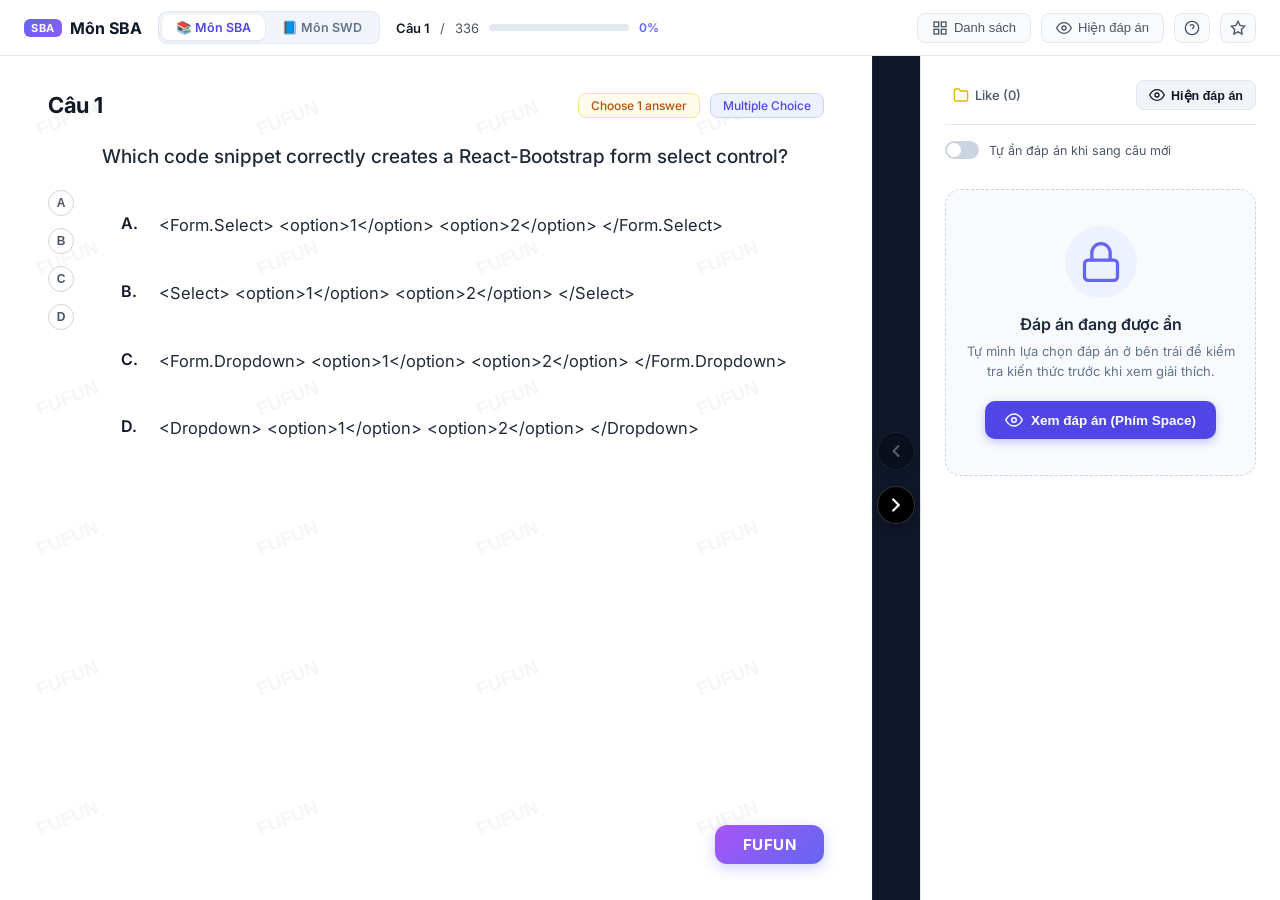
<file: index.html>
<!DOCTYPE html>
<html lang="vi">
<head>
  <meta charset="UTF-8">
  <meta name="viewport" content="width=device-width, initial-scale=1.0">
  <title>Ôn Luyện Trắc Nghiệm - Môn SBA & SWD</title>
  <link rel="preconnect" href="https://fonts.googleapis.com">
  <link rel="preconnect" href="https://fonts.gstatic.com" crossorigin>
  <link href="https://fonts.googleapis.com/css2?family=Inter:wght@400;500;600;700&display=swap" rel="stylesheet">
  <link rel="stylesheet" href="style.css">
</head>
<body>
  <!-- Top Navigation Bar -->
  <header class="app-header">
    <div class="header-left">
      <div class="brand">
        <span class="brand-badge">SBA</span>
        <span class="brand-title">Môn SBA</span>
      </div>

      <!-- Subject Switcher Tabs -->
      <nav class="subject-switcher">
        <a href="sba.html" class="subject-tab active" title="Trang luyện tập môn SBA (336 câu)">📚 Môn SBA</a>
        <a href="swd.html" class="subject-tab" title="Trang luyện tập môn SWD (346 câu)">📘 Môn SWD</a>
      </nav>

      <div class="progress-info">
        <span id="current-index-display">Câu 1</span> / <span id="total-count-display">336</span>
        <div class="progress-bar-container">
          <div class="progress-bar-fill" id="progress-bar-fill" style="width: 1%;"></div>
        </div>
        <span class="progress-percent" id="progress-percent">0%</span>
      </div>
    </div>

    <div class="header-center">
      <div class="score-summary" id="score-summary">
        <span class="score-pill correct" title="Số câu làm đúng">
          <svg width="14" height="14" viewBox="0 0 24 24" fill="none" stroke="currentColor" stroke-width="2.5"><polyline points="20 6 9 17 4 12"></polyline></svg>
          <span id="stat-correct">0</span>
        </span>
        <span class="score-pill wrong" title="Số câu làm sai">
          <svg width="14" height="14" viewBox="0 0 24 24" fill="none" stroke="currentColor" stroke-width="2.5"><line x1="18" y1="6" x2="6" y2="18"></line><line x1="6" y1="6" x2="18" y2="18"></line></svg>
          <span id="stat-wrong">0</span>
        </span>
      </div>
    </div>

    <div class="header-right">
      <button class="nav-btn" id="btn-open-grid" title="Danh sách câu hỏi (Phím G)">
        <svg width="16" height="16" viewBox="0 0 24 24" fill="none" stroke="currentColor" stroke-width="2"><rect x="3" y="3" width="7" height="7"></rect><rect x="14" y="3" width="7" height="7"></rect><rect x="14" y="14" width="7" height="7"></rect><rect x="3" y="14" width="7" height="7"></rect></svg>
        <span>Danh sách</span>
      </button>

      <button class="nav-btn" id="btn-toggle-answer-top" title="Ẩn/Hiện đáp án (Phím Space hoặc H)">
        <svg id="icon-eye-top" width="16" height="16" viewBox="0 0 24 24" fill="none" stroke="currentColor" stroke-width="2"><path d="M1 12s4-8 11-8 11 8 11 8-4 8-11 8-11-8-11-8z"></path><circle cx="12" cy="12" r="3"></circle></svg>
        <span id="text-toggle-answer-top">Hiện đáp án</span>
      </button>

      <button class="nav-btn icon-only" id="btn-shortcuts" title="Phím tắt trợ giúp (?)">
        <svg width="16" height="16" viewBox="0 0 24 24" fill="none" stroke="currentColor" stroke-width="2"><circle cx="12" cy="12" r="10"></circle><path d="M9.09 9a3 3 0 0 1 5.83 1c0 2-3 3-3 3"></path><line x1="12" y1="17" x2="12.01" y2="17"></line></svg>
      </button>

      <button class="nav-btn icon-only" id="btn-bookmark" title="Đánh dấu câu hỏi này">
        <svg id="icon-star" width="16" height="16" viewBox="0 0 24 24" fill="none" stroke="currentColor" stroke-width="2"><polygon points="12 2 15.09 8.26 22 9.27 17 14.14 18.18 21.02 12 17.77 5.82 21.02 7 14.14 2 9.27 8.91 8.26 12 2"></polygon></svg>
      </button>
    </div>
  </header>

  <!-- Main Study Workspace -->
  <main class="study-container" id="study-container">
    
    <!-- LEFT PANEL: QUESTION AREA (Nền trắng, chữ đen, font như ảnh) -->
    <section class="question-panel" id="question-panel">
      <!-- Watermark background (như ảnh) -->
      <div class="watermark-overlay" id="watermark-bg"></div>

      <!-- Question Header -->
      <div class="question-header">
        <div class="question-title-wrap">
          <h2 class="question-number" id="question-number">Câu 1</h2>
        </div>
        <div class="question-badges">
          <span class="badge badge-yellow">Choose 1 answer</span>
          <span class="badge badge-blue">Multiple Choice</span>
        </div>
      </div>

      <!-- Question Body with Choice selector column -->
      <div class="question-content-layout">
        <!-- Floating Letter Indicators Column (A, B, C, D như ảnh) -->
        <div class="letters-column" id="letters-column">
          <!-- Populated dynamically -->
        </div>

        <!-- Question Prompt & Options -->
        <div class="question-main-content">
          <div class="question-text" id="question-text">
            Đang tải câu hỏi môn SBA...
          </div>

          <div class="options-list" id="options-list">
            <!-- Dynamically populated choices -->
          </div>
        </div>
      </div>

      <!-- Bottom Brand / Floating pill như ảnh (FUFUN) -->
      <div class="question-footer">
        <div class="fufun-pill" id="fufun-pill" title="Nền tảng học tập">
          FUFUN
        </div>
      </div>
    </section>

    <!-- MIDDLE DIVIDER: DARK STRIP WITH NEXT ARROW BUTTON (như ảnh) -->
    <aside class="divider-strip">
      <div class="divider-controls">
        <button class="divider-nav-btn prev-btn" id="btn-prev" title="Câu trước (Phím ←)">
          <svg width="20" height="20" viewBox="0 0 24 24" fill="none" stroke="currentColor" stroke-width="2.5" stroke-linecap="round" stroke-linejoin="round">
            <polyline points="15 18 9 12 15 6"></polyline>
          </svg>
        </button>
        <button class="divider-nav-btn next-btn" id="btn-next" title="Câu tiếp theo (Phím → hoặc Enter)">
          <svg width="22" height="22" viewBox="0 0 24 24" fill="none" stroke="currentColor" stroke-width="2.5" stroke-linecap="round" stroke-linejoin="round">
            <polyline points="9 18 15 12 9 6"></polyline>
          </svg>
        </button>
      </div>
    </aside>

    <!-- RIGHT PANEL: ANSWER & EXPLANATION (Có thể ẩn / hiện) -->
    <aside class="answer-panel" id="answer-panel">
      
      <!-- Right Panel Header -->
      <div class="answer-header">
        <div class="like-counter" id="like-counter" title="Like / Thích">
          <svg width="16" height="16" viewBox="0 0 24 24" fill="none" stroke="#eab308" stroke-width="2"><path d="M22 19a2 2 0 0 1-2 2H4a2 2 0 0 1-2-2V5a2 2 0 0 1 2-2h5l2 3h9a2 2 0 0 1 2 2z"></path></svg>
          <span>Like (0)</span>
        </div>

        <div class="answer-actions">
          <button class="toggle-answer-btn" id="btn-toggle-answer" title="Bật/Tắt ẩn hiện đáp án">
            <svg id="icon-eye-panel" width="16" height="16" viewBox="0 0 24 24" fill="none" stroke="currentColor" stroke-width="2"><path d="M1 12s4-8 11-8 11 8 11 8-4 8-11 8-11-8-11-8z"></path><circle cx="12" cy="12" r="3"></circle></svg>
            <span id="text-toggle-answer">Ẩn đáp án</span>
          </button>
        </div>
      </div>

      <!-- Auto-hide setting switch -->
      <div class="auto-hide-setting">
        <label class="switch-label">
          <input type="checkbox" id="chk-auto-hide">
          <span class="switch-slider"></span>
          <span class="switch-text">Tự ẩn đáp án khi sang câu mới</span>
        </label>
      </div>

      <!-- State 1: Answer is HIDDEN -->
      <div class="answer-hidden-card" id="answer-hidden-card">
        <div class="hidden-shield-icon">
          <svg width="44" height="44" viewBox="0 0 24 24" fill="none" stroke="#6366f1" stroke-width="1.8"><rect x="3" y="11" width="18" height="11" rx="2" ry="2"></rect><path d="M7 11V7a5 5 0 0 1 10 0v4"></path></svg>
        </div>
        <h3>Đáp án đang được ẩn</h3>
        <p>Tự mình lựa chọn đáp án ở bên trái để kiểm tra kiến thức trước khi xem giải thích.</p>
        <button class="btn-reveal-answer" id="btn-reveal-answer">
          <svg width="18" height="18" viewBox="0 0 24 24" fill="none" stroke="currentColor" stroke-width="2"><path d="M1 12s4-8 11-8 11 8 11 8-4 8-11 8-11-8-11-8z"></path><circle cx="12" cy="12" r="3"></circle></svg>
          <span>Xem đáp án (Phím Space)</span>
        </button>
      </div>

      <!-- State 2: Answer is SHOWN (Giao diện như ảnh với card tác giả + giải thích) -->
      <div class="answer-visible-content" id="answer-visible-content">
        
        <!-- Author / Comment Card (Đúng chuẩn style trong ảnh: Dat Tran / c / 09/11/26 22:59) -->
        <div class="author-comment-card">
          <div class="author-avatar" id="author-avatar">D</div>
          <div class="author-comment-body">
            <div class="author-name" id="author-name">Dat Tran</div>
            <div class="author-comment-text" id="author-comment-text">c</div>
          </div>
        </div>
        <div class="comment-timestamp" id="comment-timestamp">09/11/26 22:59</div>

        <!-- Detailed Breakdown Box -->
        <div class="detailed-solution-box">
          <div class="solution-header">
            <div class="solution-badge-label">
              <svg width="16" height="16" viewBox="0 0 24 24" fill="none" stroke="#16a34a" stroke-width="2.5"><polyline points="20 6 9 17 4 12"></polyline></svg>
              <span>Đáp án chính xác:</span>
              <strong class="correct-letter-badge" id="correct-letter-badge">A</strong>
            </div>
          </div>

          <div class="correct-text-content" id="correct-text-content">
            Nội dung đáp án
          </div>

          <div class="explanation-section" id="explanation-section">
            <div class="explanation-title">
              <svg width="16" height="16" viewBox="0 0 24 24" fill="none" stroke="currentColor" stroke-width="2"><circle cx="12" cy="12" r="10"></circle><line x1="12" y1="16" x2="12" y2="12"></line><line x1="12" y1="8" x2="12.01" y2="8"></line></svg>
              <span>Giải thích chi tiết</span>
            </div>
            <div class="explanation-body" id="explanation-body">
              Giải thích ở đây...
            </div>
          </div>

          <!-- User result notice -->
          <div class="user-result-feedback" id="user-result-feedback">
            <!-- Populated on user selection -->
          </div>
        </div>

      </div>

    </aside>

  </main>

  <!-- Question Grid Drawer / Modal -->
  <div class="modal-overlay" id="grid-modal">
    <div class="modal-card">
      <div class="modal-header">
        <h3 id="grid-title">Danh Sách Câu Hỏi - Môn SBA (336 câu)</h3>
        <button class="modal-close-btn" id="btn-close-grid">&times;</button>
      </div>

      <div class="modal-filters">
        <input type="text" id="search-questions-input" placeholder="Tìm kiếm nội dung câu hỏi..." class="search-input">
        <div class="filter-pills">
          <button class="filter-pill active" data-filter="all">Tất cả (336)</button>
          <button class="filter-pill" data-filter="unanswered">Chưa làm</button>
          <button class="filter-pill" data-filter="correct">Làm đúng</button>
          <button class="filter-pill" data-filter="wrong">Làm sai</button>
          <button class="filter-pill" data-filter="bookmarked">Đã đánh dấu</button>
        </div>
      </div>

      <div class="questions-grid-container" id="questions-grid-container">
        <!-- Buttons generated dynamically -->
      </div>

      <div class="modal-footer">
        <button class="btn-secondary" id="btn-reset-progress">Xóa kết quả làm lại từ đầu</button>
        <button class="btn-primary" id="btn-close-grid-footer">Đóng</button>
      </div>
    </div>
  </div>

  <!-- Keyboard Shortcuts Modal -->
  <div class="modal-overlay" id="shortcuts-modal">
    <div class="modal-card modal-sm">
      <div class="modal-header">
        <h3>Phím Tắt Học Nhanh</h3>
        <button class="modal-close-btn" id="btn-close-shortcuts">&times;</button>
      </div>
      <div class="shortcuts-list">
        <div class="shortcut-item">
          <span class="keys"><kbd>→</kbd> hoặc <kbd>Enter</kbd></span>
          <span class="desc">Chuyển sang câu tiếp theo</span>
        </div>
        <div class="shortcut-item">
          <span class="keys"><kbd>←</kbd></span>
          <span class="desc">Quay lại câu trước</span>
        </div>
        <div class="shortcut-item">
          <span class="keys"><kbd>Space</kbd> hoặc <kbd>H</kbd></span>
          <span class="desc">Bật / Tắt Ẩn/Hiện đáp án</span>
        </div>
        <div class="shortcut-item">
          <span class="keys"><kbd>1</kbd>, <kbd>2</kbd>, <kbd>3</kbd>, <kbd>4</kbd> hoặc <kbd>A</kbd>, <kbd>B</kbd>, <kbd>C</kbd>, <kbd>D</kbd></span>
          <span class="desc">Chọn đáp án tương ứng</span>
        </div>
        <div class="shortcut-item">
          <span class="keys"><kbd>G</kbd></span>
          <span class="desc">Mở danh sách câu hỏi</span>
        </div>
        <div class="shortcut-item">
          <span class="keys"><kbd>F</kbd> hoặc <kbd>B</kbd></span>
          <span class="desc">Đánh dấu (Bookmark) câu hỏi</span>
        </div>
      </div>
    </div>
  </div>

  <!-- SBA DATA & APP SCRIPT -->
  <script>window.SUBJECT_ID = 'sba';</script>
  <script src="data_sba.js"></script>
  <script src="app.js"></script>
</body>
</html>
</file>
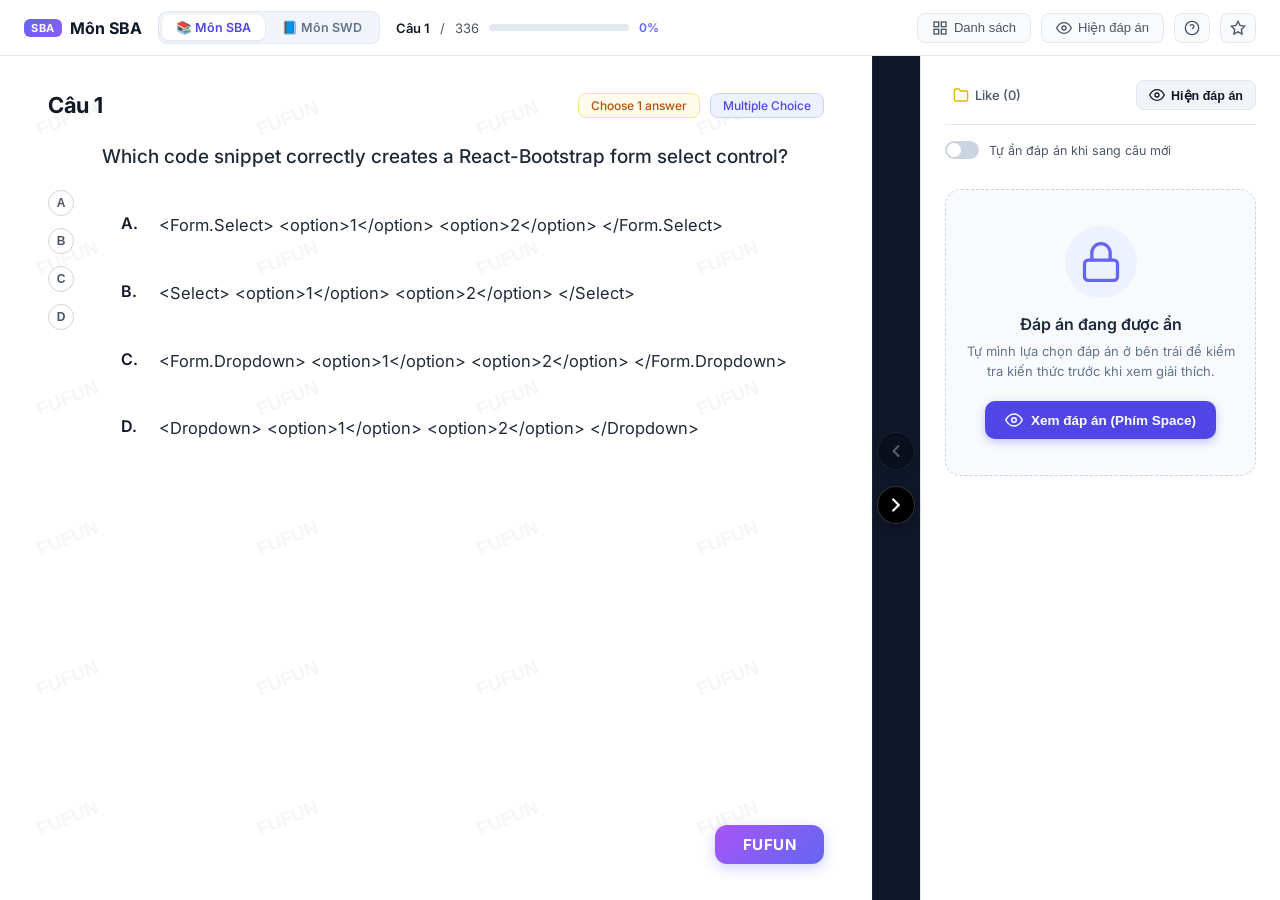
<file: sba.html>
<!DOCTYPE html>
<html lang="vi">
<head>
  <meta charset="UTF-8">
  <meta name="viewport" content="width=device-width, initial-scale=1.0">
  <title>Ôn Luyện Môn SBA (336 câu) - Quiz Study</title>
  <link rel="preconnect" href="https://fonts.googleapis.com">
  <link rel="preconnect" href="https://fonts.gstatic.com" crossorigin>
  <link href="https://fonts.googleapis.com/css2?family=Inter:wght@400;500;600;700&display=swap" rel="stylesheet">
  <link rel="stylesheet" href="style.css">
</head>
<body>
  <!-- Top Navigation Bar -->
  <header class="app-header">
    <div class="header-left">
      <div class="brand">
        <span class="brand-badge">SBA</span>
        <span class="brand-title">Môn SBA</span>
      </div>

      <!-- Subject Switcher Tabs -->
      <nav class="subject-switcher">
        <a href="sba.html" class="subject-tab active" title="Trang luyện tập môn SBA">📚 Môn SBA</a>
        <a href="swd.html" class="subject-tab" title="Trang luyện tập môn SWD">📘 Môn SWD</a>
      </nav>

      <div class="progress-info">
        <span id="current-index-display">Câu 1</span> / <span id="total-count-display">336</span>
        <div class="progress-bar-container">
          <div class="progress-bar-fill" id="progress-bar-fill" style="width: 1%;"></div>
        </div>
        <span class="progress-percent" id="progress-percent">0%</span>
      </div>
    </div>

    <div class="header-center">
      <div class="score-summary" id="score-summary">
        <span class="score-pill correct" title="Số câu làm đúng">
          <svg width="14" height="14" viewBox="0 0 24 24" fill="none" stroke="currentColor" stroke-width="2.5"><polyline points="20 6 9 17 4 12"></polyline></svg>
          <span id="stat-correct">0</span>
        </span>
        <span class="score-pill wrong" title="Số câu làm sai">
          <svg width="14" height="14" viewBox="0 0 24 24" fill="none" stroke="currentColor" stroke-width="2.5"><line x1="18" y1="6" x2="6" y2="18"></line><line x1="6" y1="6" x2="18" y2="18"></line></svg>
          <span id="stat-wrong">0</span>
        </span>
      </div>
    </div>

    <div class="header-right">
      <button class="nav-btn" id="btn-open-grid" title="Danh sách câu hỏi (Phím G)">
        <svg width="16" height="16" viewBox="0 0 24 24" fill="none" stroke="currentColor" stroke-width="2"><rect x="3" y="3" width="7" height="7"></rect><rect x="14" y="3" width="7" height="7"></rect><rect x="14" y="14" width="7" height="7"></rect><rect x="3" y="14" width="7" height="7"></rect></svg>
        <span>Danh sách</span>
      </button>

      <button class="nav-btn" id="btn-toggle-answer-top" title="Ẩn/Hiện đáp án (Phím Space hoặc H)">
        <svg id="icon-eye-top" width="16" height="16" viewBox="0 0 24 24" fill="none" stroke="currentColor" stroke-width="2"><path d="M1 12s4-8 11-8 11 8 11 8-4 8-11 8-11-8-11-8z"></path><circle cx="12" cy="12" r="3"></circle></svg>
        <span id="text-toggle-answer-top">Hiện đáp án</span>
      </button>

      <button class="nav-btn icon-only" id="btn-shortcuts" title="Phím tắt trợ giúp (?)">
        <svg width="16" height="16" viewBox="0 0 24 24" fill="none" stroke="currentColor" stroke-width="2"><circle cx="12" cy="12" r="10"></circle><path d="M9.09 9a3 3 0 0 1 5.83 1c0 2-3 3-3 3"></path><line x1="12" y1="17" x2="12.01" y2="17"></line></svg>
      </button>

      <button class="nav-btn icon-only" id="btn-bookmark" title="Đánh dấu câu hỏi này">
        <svg id="icon-star" width="16" height="16" viewBox="0 0 24 24" fill="none" stroke="currentColor" stroke-width="2"><polygon points="12 2 15.09 8.26 22 9.27 17 14.14 18.18 21.02 12 17.77 5.82 21.02 7 14.14 2 9.27 8.91 8.26 12 2"></polygon></svg>
      </button>
    </div>
  </header>

  <!-- Main Study Workspace -->
  <main class="study-container" id="study-container">
    
    <!-- LEFT PANEL: QUESTION AREA (Nền trắng, chữ đen, font như ảnh) -->
    <section class="question-panel" id="question-panel">
      <!-- Watermark background (như ảnh) -->
      <div class="watermark-overlay" id="watermark-bg"></div>

      <!-- Question Header -->
      <div class="question-header">
        <div class="question-title-wrap">
          <h2 class="question-number" id="question-number">Câu 1</h2>
        </div>
        <div class="question-badges">
          <span class="badge badge-yellow">Choose 1 answer</span>
          <span class="badge badge-blue">Multiple Choice</span>
        </div>
      </div>

      <!-- Question Body with Choice selector column -->
      <div class="question-content-layout">
        <!-- Floating Letter Indicators Column (A, B, C, D như ảnh) -->
        <div class="letters-column" id="letters-column">
          <!-- Populated dynamically -->
        </div>

        <!-- Question Prompt & Options -->
        <div class="question-main-content">
          <div class="question-text" id="question-text">
            Đang tải câu hỏi...
          </div>

          <div class="options-list" id="options-list">
            <!-- Dynamically populated choices -->
          </div>
        </div>
      </div>

      <!-- Bottom Brand / Floating pill như ảnh (FUFUN) -->
      <div class="question-footer">
        <div class="fufun-pill" id="fufun-pill" title="Nền tảng học tập">
          FUFUN
        </div>
      </div>
    </section>

    <!-- MIDDLE DIVIDER: DARK STRIP WITH NEXT ARROW BUTTON (như ảnh) -->
    <aside class="divider-strip">
      <div class="divider-controls">
        <button class="divider-nav-btn prev-btn" id="btn-prev" title="Câu trước (Phím ←)">
          <svg width="20" height="20" viewBox="0 0 24 24" fill="none" stroke="currentColor" stroke-width="2.5" stroke-linecap="round" stroke-linejoin="round">
            <polyline points="15 18 9 12 15 6"></polyline>
          </svg>
        </button>
        <button class="divider-nav-btn next-btn" id="btn-next" title="Câu tiếp theo (Phím → hoặc Enter)">
          <svg width="22" height="22" viewBox="0 0 24 24" fill="none" stroke="currentColor" stroke-width="2.5" stroke-linecap="round" stroke-linejoin="round">
            <polyline points="9 18 15 12 9 6"></polyline>
          </svg>
        </button>
      </div>
    </aside>

    <!-- RIGHT PANEL: ANSWER & EXPLANATION (Có thể ẩn / hiện) -->
    <aside class="answer-panel" id="answer-panel">
      
      <!-- Right Panel Header -->
      <div class="answer-header">
        <div class="like-counter" id="like-counter" title="Like / Thích">
          <svg width="16" height="16" viewBox="0 0 24 24" fill="none" stroke="#eab308" stroke-width="2"><path d="M22 19a2 2 0 0 1-2 2H4a2 2 0 0 1-2-2V5a2 2 0 0 1 2-2h5l2 3h9a2 2 0 0 1 2 2z"></path></svg>
          <span>Like (0)</span>
        </div>

        <div class="answer-actions">
          <button class="toggle-answer-btn" id="btn-toggle-answer" title="Bật/Tắt ẩn hiện đáp án">
            <svg id="icon-eye-panel" width="16" height="16" viewBox="0 0 24 24" fill="none" stroke="currentColor" stroke-width="2"><path d="M1 12s4-8 11-8 11 8 11 8-4 8-11 8-11-8-11-8z"></path><circle cx="12" cy="12" r="3"></circle></svg>
            <span id="text-toggle-answer">Ẩn đáp án</span>
          </button>
        </div>
      </div>

      <!-- Auto-hide setting switch -->
      <div class="auto-hide-setting">
        <label class="switch-label">
          <input type="checkbox" id="chk-auto-hide">
          <span class="switch-slider"></span>
          <span class="switch-text">Tự ẩn đáp án khi sang câu mới</span>
        </label>
      </div>

      <!-- State 1: Answer is HIDDEN -->
      <div class="answer-hidden-card" id="answer-hidden-card">
        <div class="hidden-shield-icon">
          <svg width="44" height="44" viewBox="0 0 24 24" fill="none" stroke="#6366f1" stroke-width="1.8"><rect x="3" y="11" width="18" height="11" rx="2" ry="2"></rect><path d="M7 11V7a5 5 0 0 1 10 0v4"></path></svg>
        </div>
        <h3>Đáp án đang được ẩn</h3>
        <p>Tự mình lựa chọn đáp án ở bên trái để kiểm tra kiến thức trước khi xem giải thích.</p>
        <button class="btn-reveal-answer" id="btn-reveal-answer">
          <svg width="18" height="18" viewBox="0 0 24 24" fill="none" stroke="currentColor" stroke-width="2"><path d="M1 12s4-8 11-8 11 8 11 8-4 8-11 8-11-8-11-8z"></path><circle cx="12" cy="12" r="3"></circle></svg>
          <span>Xem đáp án (Phím Space)</span>
        </button>
      </div>

      <!-- State 2: Answer is SHOWN (Giao diện như ảnh với card tác giả + giải thích) -->
      <div class="answer-visible-content" id="answer-visible-content">
        
        <!-- Author / Comment Card (Đúng chuẩn style trong ảnh: Dat Tran / c / 09/11/26 22:59) -->
        <div class="author-comment-card">
          <div class="author-avatar" id="author-avatar">D</div>
          <div class="author-comment-body">
            <div class="author-name" id="author-name">Dat Tran</div>
            <div class="author-comment-text" id="author-comment-text">c</div>
          </div>
        </div>
        <div class="comment-timestamp" id="comment-timestamp">09/11/26 22:59</div>

        <!-- Detailed Breakdown Box -->
        <div class="detailed-solution-box">
          <div class="solution-header">
            <div class="solution-badge-label">
              <svg width="16" height="16" viewBox="0 0 24 24" fill="none" stroke="#16a34a" stroke-width="2.5"><polyline points="20 6 9 17 4 12"></polyline></svg>
              <span>Đáp án chính xác:</span>
              <strong class="correct-letter-badge" id="correct-letter-badge">A</strong>
            </div>
          </div>

          <div class="correct-text-content" id="correct-text-content">
            Nội dung đáp án
          </div>

          <div class="explanation-section" id="explanation-section">
            <div class="explanation-title">
              <svg width="16" height="16" viewBox="0 0 24 24" fill="none" stroke="currentColor" stroke-width="2"><circle cx="12" cy="12" r="10"></circle><line x1="12" y1="16" x2="12" y2="12"></line><line x1="12" y1="8" x2="12.01" y2="8"></line></svg>
              <span>Giải thích chi tiết</span>
            </div>
            <div class="explanation-body" id="explanation-body">
              Giải thích ở đây...
            </div>
          </div>

          <!-- User result notice -->
          <div class="user-result-feedback" id="user-result-feedback">
            <!-- Populated on user selection -->
          </div>
        </div>

      </div>

    </aside>

  </main>

  <!-- Question Grid Drawer / Modal -->
  <div class="modal-overlay" id="grid-modal">
    <div class="modal-card">
      <div class="modal-header">
        <h3 id="grid-title">Danh Sách Câu Hỏi - Môn SBA (336 câu)</h3>
        <button class="modal-close-btn" id="btn-close-grid">&times;</button>
      </div>

      <div class="modal-filters">
        <input type="text" id="search-questions-input" placeholder="Tìm kiếm nội dung câu hỏi..." class="search-input">
        <div class="filter-pills">
          <button class="filter-pill active" data-filter="all">Tất cả (336)</button>
          <button class="filter-pill" data-filter="unanswered">Chưa làm</button>
          <button class="filter-pill" data-filter="correct">Làm đúng</button>
          <button class="filter-pill" data-filter="wrong">Làm sai</button>
          <button class="filter-pill" data-filter="bookmarked">Đã đánh dấu</button>
        </div>
      </div>

      <div class="questions-grid-container" id="questions-grid-container">
        <!-- Buttons generated dynamically -->
      </div>

      <div class="modal-footer">
        <button class="btn-secondary" id="btn-reset-progress">Xóa kết quả làm lại từ đầu</button>
        <button class="btn-primary" id="btn-close-grid-footer">Đóng</button>
      </div>
    </div>
  </div>

  <!-- Keyboard Shortcuts Modal -->
  <div class="modal-overlay" id="shortcuts-modal">
    <div class="modal-card modal-sm">
      <div class="modal-header">
        <h3>Phím Tắt Học Nhanh</h3>
        <button class="modal-close-btn" id="btn-close-shortcuts">&times;</button>
      </div>
      <div class="shortcuts-list">
        <div class="shortcut-item">
          <span class="keys"><kbd>→</kbd> hoặc <kbd>Enter</kbd></span>
          <span class="desc">Chuyển sang câu tiếp theo</span>
        </div>
        <div class="shortcut-item">
          <span class="keys"><kbd>←</kbd></span>
          <span class="desc">Quay lại câu trước</span>
        </div>
        <div class="shortcut-item">
          <span class="keys"><kbd>Space</kbd> hoặc <kbd>H</kbd></span>
          <span class="desc">Bật / Tắt Ẩn/Hiện đáp án</span>
        </div>
        <div class="shortcut-item">
          <span class="keys"><kbd>1</kbd>, <kbd>2</kbd>, <kbd>3</kbd>, <kbd>4</kbd> hoặc <kbd>A</kbd>, <kbd>B</kbd>, <kbd>C</kbd>, <kbd>D</kbd></span>
          <span class="desc">Chọn đáp án tương ứng</span>
        </div>
        <div class="shortcut-item">
          <span class="keys"><kbd>G</kbd></span>
          <span class="desc">Mở danh sách câu hỏi</span>
        </div>
        <div class="shortcut-item">
          <span class="keys"><kbd>F</kbd> hoặc <kbd>B</kbd></span>
          <span class="desc">Đánh dấu (Bookmark) câu hỏi</span>
        </div>
      </div>
    </div>
  </div>

  <!-- SBA DATA & APP SCRIPT -->
  <script>window.SUBJECT_ID = 'sba';</script>
  <script src="data_sba.js"></script>
  <script src="app.js"></script>
</body>
</html>
</file>
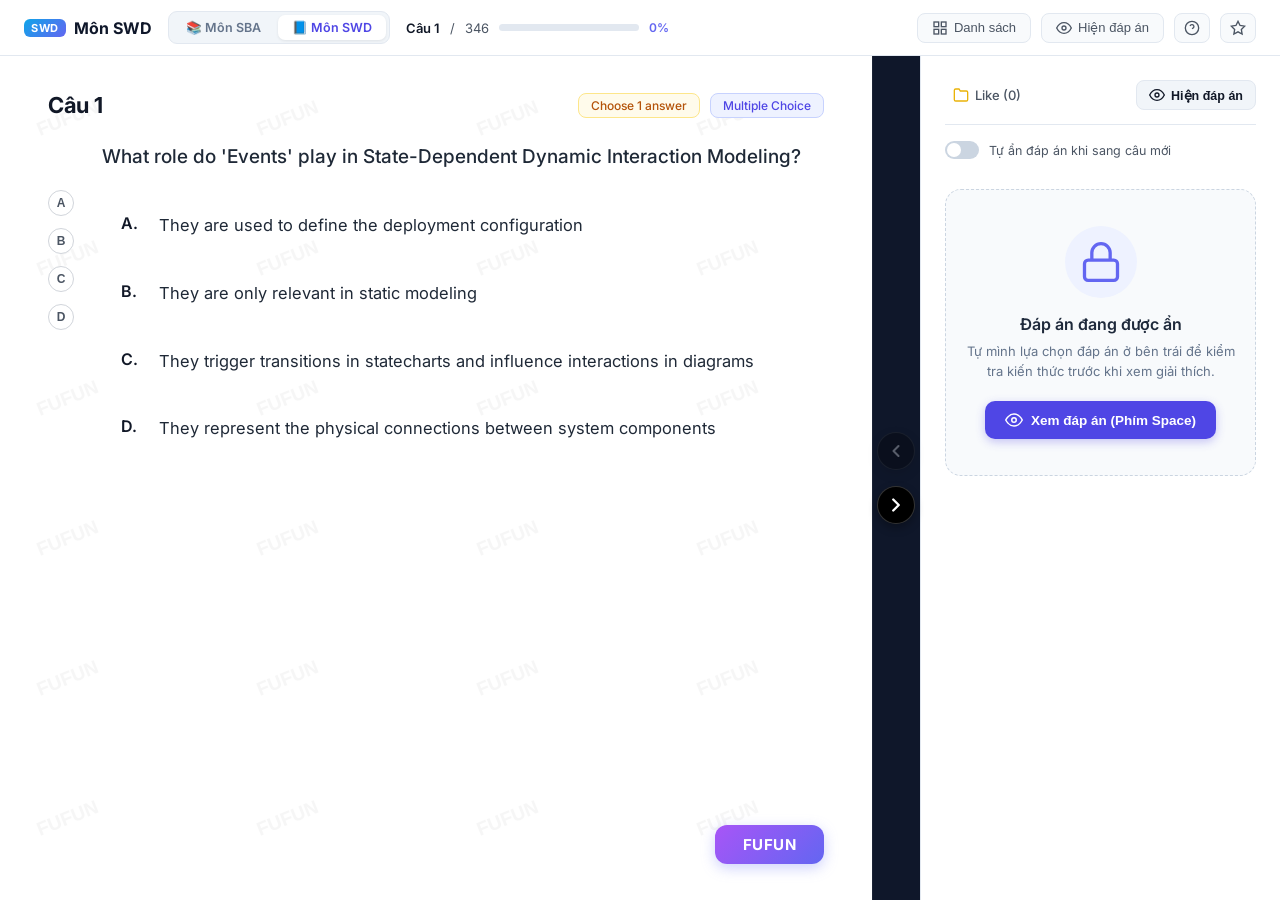
<file: swd.html>
<!DOCTYPE html>
<html lang="vi">
<head>
  <meta charset="UTF-8">
  <meta name="viewport" content="width=device-width, initial-scale=1.0">
  <title>Ôn Luyện Môn SWD (346 câu) - Quiz Study</title>
  <link rel="preconnect" href="https://fonts.googleapis.com">
  <link rel="preconnect" href="https://fonts.gstatic.com" crossorigin>
  <link href="https://fonts.googleapis.com/css2?family=Inter:wght@400;500;600;700&display=swap" rel="stylesheet">
  <link rel="stylesheet" href="style.css">
</head>
<body>
  <!-- Top Navigation Bar -->
  <header class="app-header">
    <div class="header-left">
      <div class="brand">
        <span class="brand-badge" style="background: linear-gradient(135deg, #0ea5e9, #6366f1);">SWD</span>
        <span class="brand-title">Môn SWD</span>
      </div>

      <!-- Subject Switcher Tabs -->
      <nav class="subject-switcher">
        <a href="sba.html" class="subject-tab" title="Trang luyện tập môn SBA">📚 Môn SBA</a>
        <a href="swd.html" class="subject-tab active" title="Trang luyện tập môn SWD">📘 Môn SWD</a>
      </nav>

      <div class="progress-info">
        <span id="current-index-display">Câu 1</span> / <span id="total-count-display">346</span>
        <div class="progress-bar-container">
          <div class="progress-bar-fill" id="progress-bar-fill" style="width: 1%;"></div>
        </div>
        <span class="progress-percent" id="progress-percent">0%</span>
      </div>
    </div>

    <div class="header-center">
      <div class="score-summary" id="score-summary">
        <span class="score-pill correct" title="Số câu làm đúng">
          <svg width="14" height="14" viewBox="0 0 24 24" fill="none" stroke="currentColor" stroke-width="2.5"><polyline points="20 6 9 17 4 12"></polyline></svg>
          <span id="stat-correct">0</span>
        </span>
        <span class="score-pill wrong" title="Số câu làm sai">
          <svg width="14" height="14" viewBox="0 0 24 24" fill="none" stroke="currentColor" stroke-width="2.5"><line x1="18" y1="6" x2="6" y2="18"></line><line x1="6" y1="6" x2="18" y2="18"></line></svg>
          <span id="stat-wrong">0</span>
        </span>
      </div>
    </div>

    <div class="header-right">
      <button class="nav-btn" id="btn-open-grid" title="Danh sách câu hỏi (Phím G)">
        <svg width="16" height="16" viewBox="0 0 24 24" fill="none" stroke="currentColor" stroke-width="2"><rect x="3" y="3" width="7" height="7"></rect><rect x="14" y="3" width="7" height="7"></rect><rect x="14" y="14" width="7" height="7"></rect><rect x="3" y="14" width="7" height="7"></rect></svg>
        <span>Danh sách</span>
      </button>

      <button class="nav-btn" id="btn-toggle-answer-top" title="Ẩn/Hiện đáp án (Phím Space hoặc H)">
        <svg id="icon-eye-top" width="16" height="16" viewBox="0 0 24 24" fill="none" stroke="currentColor" stroke-width="2"><path d="M1 12s4-8 11-8 11 8 11 8-4 8-11 8-11-8-11-8z"></path><circle cx="12" cy="12" r="3"></circle></svg>
        <span id="text-toggle-answer-top">Hiện đáp án</span>
      </button>

      <button class="nav-btn icon-only" id="btn-shortcuts" title="Phím tắt trợ giúp (?)">
        <svg width="16" height="16" viewBox="0 0 24 24" fill="none" stroke="currentColor" stroke-width="2"><circle cx="12" cy="12" r="10"></circle><path d="M9.09 9a3 3 0 0 1 5.83 1c0 2-3 3-3 3"></path><line x1="12" y1="17" x2="12.01" y2="17"></line></svg>
      </button>

      <button class="nav-btn icon-only" id="btn-bookmark" title="Đánh dấu câu hỏi này">
        <svg id="icon-star" width="16" height="16" viewBox="0 0 24 24" fill="none" stroke="currentColor" stroke-width="2"><polygon points="12 2 15.09 8.26 22 9.27 17 14.14 18.18 21.02 12 17.77 5.82 21.02 7 14.14 2 9.27 8.91 8.26 12 2"></polygon></svg>
      </button>
    </div>
  </header>

  <!-- Main Study Workspace -->
  <main class="study-container" id="study-container">
    
    <!-- LEFT PANEL: QUESTION AREA (Nền trắng, chữ đen, font như ảnh) -->
    <section class="question-panel" id="question-panel">
      <!-- Watermark background (như ảnh) -->
      <div class="watermark-overlay" id="watermark-bg"></div>

      <!-- Question Header -->
      <div class="question-header">
        <div class="question-title-wrap">
          <h2 class="question-number" id="question-number">Câu 1</h2>
        </div>
        <div class="question-badges">
          <span class="badge badge-yellow">Choose 1 answer</span>
          <span class="badge badge-blue">Multiple Choice</span>
        </div>
      </div>

      <!-- Question Body with Choice selector column -->
      <div class="question-content-layout">
        <!-- Floating Letter Indicators Column (A, B, C, D như ảnh) -->
        <div class="letters-column" id="letters-column">
          <!-- Populated dynamically -->
        </div>

        <!-- Question Prompt & Options -->
        <div class="question-main-content">
          <div class="question-text" id="question-text">
            Đang tải câu hỏi môn SWD...
          </div>

          <div class="options-list" id="options-list">
            <!-- Dynamically populated choices -->
          </div>
        </div>
      </div>

      <!-- Bottom Brand / Floating pill như ảnh (FUFUN) -->
      <div class="question-footer">
        <div class="fufun-pill" id="fufun-pill" title="Nền tảng học tập">
          FUFUN
        </div>
      </div>
    </section>

    <!-- MIDDLE DIVIDER: DARK STRIP WITH NEXT ARROW BUTTON (như ảnh) -->
    <aside class="divider-strip">
      <div class="divider-controls">
        <button class="divider-nav-btn prev-btn" id="btn-prev" title="Câu trước (Phím ←)">
          <svg width="20" height="20" viewBox="0 0 24 24" fill="none" stroke="currentColor" stroke-width="2.5" stroke-linecap="round" stroke-linejoin="round">
            <polyline points="15 18 9 12 15 6"></polyline>
          </svg>
        </button>
        <button class="divider-nav-btn next-btn" id="btn-next" title="Câu tiếp theo (Phím → hoặc Enter)">
          <svg width="22" height="22" viewBox="0 0 24 24" fill="none" stroke="currentColor" stroke-width="2.5" stroke-linecap="round" stroke-linejoin="round">
            <polyline points="9 18 15 12 9 6"></polyline>
          </svg>
        </button>
      </div>
    </aside>

    <!-- RIGHT PANEL: ANSWER & EXPLANATION (Có thể ẩn / hiện) -->
    <aside class="answer-panel" id="answer-panel">
      
      <!-- Right Panel Header -->
      <div class="answer-header">
        <div class="like-counter" id="like-counter" title="Like / Thích">
          <svg width="16" height="16" viewBox="0 0 24 24" fill="none" stroke="#eab308" stroke-width="2"><path d="M22 19a2 2 0 0 1-2 2H4a2 2 0 0 1-2-2V5a2 2 0 0 1 2-2h5l2 3h9a2 2 0 0 1 2 2z"></path></svg>
          <span>Like (0)</span>
        </div>

        <div class="answer-actions">
          <button class="toggle-answer-btn" id="btn-toggle-answer" title="Bật/Tắt ẩn hiện đáp án">
            <svg id="icon-eye-panel" width="16" height="16" viewBox="0 0 24 24" fill="none" stroke="currentColor" stroke-width="2"><path d="M1 12s4-8 11-8 11 8 11 8-4 8-11 8-11-8-11-8z"></path><circle cx="12" cy="12" r="3"></circle></svg>
            <span id="text-toggle-answer">Ẩn đáp án</span>
          </button>
        </div>
      </div>

      <!-- Auto-hide setting switch -->
      <div class="auto-hide-setting">
        <label class="switch-label">
          <input type="checkbox" id="chk-auto-hide">
          <span class="switch-slider"></span>
          <span class="switch-text">Tự ẩn đáp án khi sang câu mới</span>
        </label>
      </div>

      <!-- State 1: Answer is HIDDEN -->
      <div class="answer-hidden-card" id="answer-hidden-card">
        <div class="hidden-shield-icon">
          <svg width="44" height="44" viewBox="0 0 24 24" fill="none" stroke="#6366f1" stroke-width="1.8"><rect x="3" y="11" width="18" height="11" rx="2" ry="2"></rect><path d="M7 11V7a5 5 0 0 1 10 0v4"></path></svg>
        </div>
        <h3>Đáp án đang được ẩn</h3>
        <p>Tự mình lựa chọn đáp án ở bên trái để kiểm tra kiến thức trước khi xem giải thích.</p>
        <button class="btn-reveal-answer" id="btn-reveal-answer">
          <svg width="18" height="18" viewBox="0 0 24 24" fill="none" stroke="currentColor" stroke-width="2"><path d="M1 12s4-8 11-8 11 8 11 8-4 8-11 8-11-8-11-8z"></path><circle cx="12" cy="12" r="3"></circle></svg>
          <span>Xem đáp án (Phím Space)</span>
        </button>
      </div>

      <!-- State 2: Answer is SHOWN (Giao diện như ảnh với card tác giả + giải thích) -->
      <div class="answer-visible-content" id="answer-visible-content">
        
        <!-- Author / Comment Card (Đúng chuẩn style trong ảnh: Dat Tran / c / 09/11/26 22:59) -->
        <div class="author-comment-card">
          <div class="author-avatar" id="author-avatar">D</div>
          <div class="author-comment-body">
            <div class="author-name" id="author-name">Dat Tran</div>
            <div class="author-comment-text" id="author-comment-text">c</div>
          </div>
        </div>
        <div class="comment-timestamp" id="comment-timestamp">09/11/26 22:59</div>

        <!-- Detailed Breakdown Box -->
        <div class="detailed-solution-box">
          <div class="solution-header">
            <div class="solution-badge-label">
              <svg width="16" height="16" viewBox="0 0 24 24" fill="none" stroke="#16a34a" stroke-width="2.5"><polyline points="20 6 9 17 4 12"></polyline></svg>
              <span>Đáp án chính xác:</span>
              <strong class="correct-letter-badge" id="correct-letter-badge">C</strong>
            </div>
          </div>

          <div class="correct-text-content" id="correct-text-content">
            Facade pattern
          </div>

          <div class="explanation-section" id="explanation-section">
            <div class="explanation-title">
              <svg width="16" height="16" viewBox="0 0 24 24" fill="none" stroke="currentColor" stroke-width="2"><circle cx="12" cy="12" r="10"></circle><line x1="12" y1="16" x2="12" y2="12"></line><line x1="12" y1="8" x2="12.01" y2="8"></line></svg>
              <span>Thông tin đáp án</span>
            </div>
            <div class="explanation-body" id="explanation-body">
              Giải thích ở đây...
            </div>
          </div>

          <!-- User result notice -->
          <div class="user-result-feedback" id="user-result-feedback">
            <!-- Populated on user selection -->
          </div>
        </div>

      </div>

    </aside>

  </main>

  <!-- Question Grid Drawer / Modal -->
  <div class="modal-overlay" id="grid-modal">
    <div class="modal-card">
      <div class="modal-header">
        <h3 id="grid-title">Danh Sách Câu Hỏi - Môn SWD (346 câu)</h3>
        <button class="modal-close-btn" id="btn-close-grid">&times;</button>
      </div>

      <div class="modal-filters">
        <input type="text" id="search-questions-input" placeholder="Tìm kiếm nội dung câu hỏi..." class="search-input">
        <div class="filter-pills">
          <button class="filter-pill active" data-filter="all">Tất cả (346)</button>
          <button class="filter-pill" data-filter="unanswered">Chưa làm</button>
          <button class="filter-pill" data-filter="correct">Làm đúng</button>
          <button class="filter-pill" data-filter="wrong">Làm sai</button>
          <button class="filter-pill" data-filter="bookmarked">Đã đánh dấu</button>
        </div>
      </div>

      <div class="questions-grid-container" id="questions-grid-container">
        <!-- Buttons generated dynamically -->
      </div>

      <div class="modal-footer">
        <button class="btn-secondary" id="btn-reset-progress">Xóa kết quả làm lại từ đầu</button>
        <button class="btn-primary" id="btn-close-grid-footer">Đóng</button>
      </div>
    </div>
  </div>

  <!-- Keyboard Shortcuts Modal -->
  <div class="modal-overlay" id="shortcuts-modal">
    <div class="modal-card modal-sm">
      <div class="modal-header">
        <h3>Phím Tắt Học Nhanh</h3>
        <button class="modal-close-btn" id="btn-close-shortcuts">&times;</button>
      </div>
      <div class="shortcuts-list">
        <div class="shortcut-item">
          <span class="keys"><kbd>→</kbd> hoặc <kbd>Enter</kbd></span>
          <span class="desc">Chuyển sang câu tiếp theo</span>
        </div>
        <div class="shortcut-item">
          <span class="keys"><kbd>←</kbd></span>
          <span class="desc">Quay lại câu trước</span>
        </div>
        <div class="shortcut-item">
          <span class="keys"><kbd>Space</kbd> hoặc <kbd>H</kbd></span>
          <span class="desc">Bật / Tắt Ẩn/Hiện đáp án</span>
        </div>
        <div class="shortcut-item">
          <span class="keys"><kbd>1</kbd>, <kbd>2</kbd>, <kbd>3</kbd>, <kbd>4</kbd> hoặc <kbd>A</kbd>, <kbd>B</kbd>, <kbd>C</kbd>, <kbd>D</kbd></span>
          <span class="desc">Chọn đáp án tương ứng</span>
        </div>
        <div class="shortcut-item">
          <span class="keys"><kbd>G</kbd></span>
          <span class="desc">Mở danh sách câu hỏi</span>
        </div>
        <div class="shortcut-item">
          <span class="keys"><kbd>F</kbd> hoặc <kbd>B</kbd></span>
          <span class="desc">Đánh dấu (Bookmark) câu hỏi</span>
        </div>
      </div>
    </div>
  </div>

  <!-- SWD DATA & APP SCRIPT -->
  <script>window.SUBJECT_ID = 'swd';</script>
  <script src="data_swd.js"></script>
  <script src="app.js"></script>
</body>
</html>
</file>
<file: style.css>
/* === MODERN QUIZ STUDY PLATFORM CSS === */
:root {
  --font-main: 'Inter', -apple-system, BlinkMacSystemFont, "Segoe UI", Roboto, Helvetica, Arial, sans-serif;
  --bg-app: #f1f5f9;
  --bg-question: #ffffff;
  --text-primary: #111827;
  --text-secondary: #4b5563;
  --text-muted: #9ca3af;
  --border-light: #e2e8f0;
  --divider-bg: #0f172a;
  --divider-hover: #1e293b;
  --color-primary: #4f46e5;
  --color-primary-light: #eef2ff;
  --color-success: #16a34a;
  --color-success-bg: #dcfce7;
  --color-danger: #dc2626;
  --color-danger-bg: #fee2e2;
  --color-warning: #d97706;
  --color-warning-bg: #fef3c7;
}

* {
  box-sizing: border-box;
  margin: 0;
  padding: 0;
}

body {
  font-family: var(--font-main);
  background-color: var(--bg-app);
  color: var(--text-primary);
  height: 100vh;
  display: flex;
  flex-direction: column;
  overflow: hidden;
  -webkit-font-smoothing: antialiased;
  -moz-osx-font-smoothing: grayscale;
}

/* === HEADER BAR === */
.app-header {
  height: 56px;
  background: #ffffff;
  border-bottom: 1px solid var(--border-light);
  display: flex;
  align-items: center;
  justify-content: space-between;
  padding: 0 24px;
  flex-shrink: 0;
  z-index: 20;
}

.header-left {
  display: flex;
  align-items: center;
  gap: 16px;
}

/* Subject Switcher in Header */
.subject-switcher {
  display: flex;
  background: #f1f5f9;
  padding: 3px;
  border-radius: 9px;
  gap: 3px;
  border: 1px solid var(--border-light);
}

.subject-tab {
  display: flex;
  align-items: center;
  gap: 6px;
  padding: 5px 14px;
  border-radius: 7px;
  font-size: 12.5px;
  font-weight: 600;
  color: #64748b;
  text-decoration: none;
  transition: all 0.2s ease;
}

.subject-tab:hover {
  color: #0f172a;
  background: rgba(255, 255, 255, 0.7);
}

.subject-tab.active {
  background: #ffffff;
  color: #4f46e5;
  box-shadow: 0 1px 3px rgba(0, 0, 0, 0.08);
}

.brand {
  display: flex;
  align-items: center;
  gap: 8px;
  font-weight: 700;
  font-size: 16px;
  color: #0f172a;
}

.brand-badge {
  background: linear-gradient(135deg, #6366f1, #8b5cf6);
  color: #ffffff;
  padding: 2px 7px;
  border-radius: 6px;
  font-size: 11px;
  letter-spacing: 0.5px;
}

.progress-info {
  display: flex;
  align-items: center;
  gap: 10px;
  font-size: 13px;
  color: var(--text-secondary);
}

.progress-info span#current-index-display {
  font-weight: 600;
  color: var(--text-primary);
}

.progress-bar-container {
  width: 140px;
  height: 7px;
  background-color: #e2e8f0;
  border-radius: 9999px;
  overflow: hidden;
}

.progress-bar-fill {
  height: 100%;
  background: linear-gradient(90deg, #6366f1, #3b82f6);
  border-radius: 9999px;
  transition: width 0.3s ease;
}

.progress-percent {
  font-size: 12px;
  font-weight: 600;
  color: #6366f1;
}

.header-center {
  display: flex;
  align-items: center;
  gap: 12px;
}

.score-summary {
  display: flex;
  align-items: center;
  gap: 8px;
  transition: opacity 0.2s ease, transform 0.2s ease;
}

.score-summary.hidden {
  display: none !important;
}

.score-pill {
  display: inline-flex;
  align-items: center;
  gap: 5px;
  padding: 3px 10px;
  border-radius: 9999px;
  font-size: 12px;
  font-weight: 600;
}

.score-pill.correct {
  background: var(--color-success-bg);
  color: var(--color-success);
}

.score-pill.wrong {
  background: var(--color-danger-bg);
  color: var(--color-danger);
}

.header-right {
  display: flex;
  align-items: center;
  gap: 10px;
}

.nav-btn {
  display: inline-flex;
  align-items: center;
  gap: 6px;
  padding: 6px 14px;
  background: #f8fafc;
  border: 1px solid var(--border-light);
  border-radius: 8px;
  font-size: 13px;
  font-weight: 500;
  color: var(--text-secondary);
  cursor: pointer;
  transition: all 0.2s ease;
}

.nav-btn:hover {
  background: #f1f5f9;
  color: var(--text-primary);
  border-color: #cbd5e1;
}

.nav-btn.icon-only {
  padding: 6px 9px;
}

.nav-btn.bookmarked {
  color: #eab308;
  border-color: #fde047;
  background: #fefce8;
}

.nav-btn.bookmarked svg {
  fill: #eab308;
}

/* === MAIN STUDY LAYOUT === */
.study-container {
  flex: 1;
  display: flex;
  flex-direction: row;
  height: calc(100vh - 56px);
  position: relative;
  overflow: hidden;
  background: #ffffff;
}

/* === LEFT PANEL: QUESTION AREA (Chính xác theo ảnh) === */
.question-panel {
  flex: 1;
  background-color: var(--bg-question);
  position: relative;
  overflow-y: auto;
  padding: 36px 48px;
  display: flex;
  flex-direction: column;
}

/* Faint FUFUN Watermark repeating background */
.watermark-overlay {
  position: absolute;
  top: 0;
  left: 0;
  right: 0;
  bottom: 0;
  pointer-events: none;
  user-select: none;
  background-image: url("data:image/svg+xml,%3Csvg width='220' height='140' xmlns='http://www.w3.org/2000/svg'%3E%3Ctext x='40' y='80' fill='%23000000' opacity='0.035' font-family='sans-serif' font-size='19' font-weight='700' transform='rotate(-22 40 80)'%3EFUFUN%3C/text%3E%3C/svg%3E");
  z-index: 1;
}

/* Question Header */
.question-header {
  display: flex;
  align-items: center;
  justify-content: space-between;
  margin-bottom: 24px;
  position: relative;
  z-index: 2;
}

.question-number {
  font-size: 22px;
  font-weight: 700;
  color: #111827;
  letter-spacing: -0.3px;
}

.question-badges {
  display: flex;
  align-items: center;
  gap: 10px;
}

.badge {
  font-size: 12px;
  font-weight: 500;
  padding: 4px 12px;
  border-radius: 8px;
  display: inline-block;
}

.badge-yellow {
  background: #fffbeb;
  color: #b45309;
  border: 1px solid #fde68a;
}

.badge-blue {
  background: #eef2ff;
  color: #4f46e5;
  border: 1px solid #c7d2fe;
}

/* Question Body Layout */
.question-content-layout {
  display: flex;
  align-items: flex-start;
  gap: 28px;
  position: relative;
  z-index: 2;
  flex: 1;
}

/* Vertical letter pill stack (A, B, C, D) như ảnh bên trái */
.letters-column {
  display: flex;
  flex-direction: column;
  gap: 12px;
  padding-top: 48px; /* aligns roughly with choices */
  flex-shrink: 0;
}

.letter-pill {
  width: 26px;
  height: 26px;
  border-radius: 50%;
  border: 1px solid #d1d5db;
  background: #ffffff;
  color: #4b5563;
  font-size: 12px;
  font-weight: 600;
  display: flex;
  align-items: center;
  justify-content: center;
  cursor: pointer;
  transition: all 0.15s ease;
}

.letter-pill:hover {
  background: #f3f4f6;
  border-color: #9ca3af;
  color: #111827;
}

.letter-pill.selected {
  background: #4f46e5;
  border-color: #4f46e5;
  color: #ffffff;
}

.letter-pill.correct-answer {
  background: #16a34a;
  border-color: #16a34a;
  color: #ffffff;
}

.letter-pill.wrong-answer {
  background: #dc2626;
  border-color: #dc2626;
  color: #ffffff;
}

/* Question prompt & options */
.question-main-content {
  flex: 1;
  max-width: 900px;
}

.question-text {
  font-size: 19px;
  font-weight: 500;
  line-height: 1.6;
  color: #1f2937;
  margin-bottom: 28px;
  white-space: pre-wrap;
  word-break: break-word;
}

/* Options list */
.options-list {
  display: flex;
  flex-direction: column;
  gap: 16px;
}

.option-item {
  display: flex;
  align-items: flex-start;
  gap: 14px;
  padding: 12px 18px;
  border-radius: 10px;
  border: 1px solid transparent;
  background: transparent;
  cursor: pointer;
  transition: all 0.18s ease;
  user-select: text;
}

.option-item:hover {
  background: #f8fafc;
  border-color: #e2e8f0;
}

.option-letter-prefix {
  font-weight: 600;
  font-size: 16px;
  color: #111827;
  min-width: 24px;
}

.option-text {
  font-size: 16.5px;
  line-height: 1.55;
  color: #1f2937;
  flex: 1;
  white-space: pre-wrap;
  word-break: break-word;
}

/* Selected option style */
.option-item.selected {
  background: #f0fdf4;
  border-color: #86efac;
}

/* Correct / Wrong option highlights when answer is revealed */
.option-item.is-correct {
  background: #dcfce7 !important;
  border-color: #4ade80 !important;
}

.option-item.is-correct .option-letter-prefix,
.option-item.is-correct .option-text {
  color: #15803d !important;
  font-weight: 600;
}

.option-item.is-wrong {
  background: #fee2e2 !important;
  border-color: #f87171 !important;
}

.option-item.is-wrong .option-letter-prefix,
.option-item.is-wrong .option-text {
  color: #b91c1c !important;
}

/* Footer & FUFUN gradient pill (như ảnh) */
.question-footer {
  margin-top: auto;
  padding-top: 32px;
  display: flex;
  justify-content: flex-end;
  position: relative;
  z-index: 2;
}

.fufun-pill {
  background: linear-gradient(135deg, #a855f7 0%, #6366f1 100%);
  color: #ffffff;
  padding: 10px 28px;
  border-radius: 12px;
  font-weight: 700;
  font-size: 15px;
  letter-spacing: 0.5px;
  box-shadow: 0 4px 14px rgba(129, 140, 248, 0.4);
  cursor: pointer;
  transition: transform 0.2s ease, box-shadow 0.2s ease;
}

.fufun-pill:hover {
  transform: translateY(-2px);
  box-shadow: 0 6px 18px rgba(129, 140, 248, 0.55);
}

/* === MIDDLE DIVIDER: DARK STRIP WITH ARROW BUTTON (như ảnh) === */
.divider-strip {
  width: 48px;
  background: var(--divider-bg);
  display: flex;
  flex-direction: column;
  align-items: center;
  justify-content: center;
  flex-shrink: 0;
  z-index: 10;
  box-shadow: inset 1px 0 0 rgba(255, 255, 255, 0.05);
}

.divider-controls {
  display: flex;
  flex-direction: column;
  gap: 16px;
  align-items: center;
}

.divider-nav-btn {
  width: 38px;
  height: 38px;
  border-radius: 50%;
  background: #000000;
  border: 1px solid rgba(255, 255, 255, 0.2);
  color: #ffffff;
  display: flex;
  align-items: center;
  justify-content: center;
  cursor: pointer;
  transition: all 0.2s ease;
  box-shadow: 0 4px 10px rgba(0, 0, 0, 0.3);
}

.divider-nav-btn:hover {
  background: #27272a;
  border-color: rgba(255, 255, 255, 0.5);
  transform: scale(1.1);
}

.divider-nav-btn:active {
  transform: scale(0.96);
}

.divider-nav-btn:disabled {
  opacity: 0.3;
  cursor: not-allowed;
  transform: none;
}

/* === RIGHT PANEL: ANSWER & EXPLANATIONS === */
.answer-panel {
  width: 360px;
  min-width: 320px;
  background: #ffffff;
  border-left: 1px solid var(--border-light);
  display: flex;
  flex-direction: column;
  padding: 24px;
  overflow-y: auto;
  position: relative;
  z-index: 5;
  transition: width 0.3s ease;
}

.answer-header {
  display: flex;
  align-items: center;
  justify-content: space-between;
  margin-bottom: 16px;
  padding-bottom: 14px;
  border-bottom: 1px solid var(--border-light);
}

.like-counter {
  display: flex;
  align-items: center;
  gap: 6px;
  font-size: 13px;
  font-weight: 500;
  color: #4b5563;
  cursor: pointer;
  user-select: none;
  padding: 4px 8px;
  border-radius: 6px;
  transition: background 0.2s ease;
}

.like-counter:hover {
  background: #fefce8;
  color: #ca8a04;
}

.toggle-answer-btn {
  display: inline-flex;
  align-items: center;
  gap: 6px;
  padding: 6px 12px;
  background: #f1f5f9;
  border: 1px solid var(--border-light);
  border-radius: 8px;
  font-size: 12.5px;
  font-weight: 600;
  color: var(--text-primary);
  cursor: pointer;
  transition: all 0.2s ease;
}

.toggle-answer-btn:hover {
  background: #e2e8f0;
}

.auto-hide-setting {
  margin-bottom: 20px;
}

.switch-label {
  display: flex;
  align-items: center;
  gap: 10px;
  cursor: pointer;
  font-size: 12.5px;
  color: var(--text-secondary);
  user-select: none;
}

.switch-label input {
  display: none;
}

.switch-slider {
  width: 34px;
  height: 18px;
  background-color: #cbd5e1;
  border-radius: 9999px;
  position: relative;
  transition: background-color 0.2s ease;
  flex-shrink: 0;
}

.switch-slider::before {
  content: "";
  position: absolute;
  top: 2px;
  left: 2px;
  width: 14px;
  height: 14px;
  background-color: #ffffff;
  border-radius: 50%;
  transition: transform 0.2s ease;
}

.switch-label input:checked + .switch-slider {
  background-color: #6366f1;
}

.switch-label input:checked + .switch-slider::before {
  transform: translateX(16px);
}

/* State 1: Answer is HIDDEN */
.answer-hidden-card {
  display: none;
  flex-direction: column;
  align-items: center;
  text-align: center;
  padding: 36px 18px;
  background: #f8fafc;
  border: 1px dashed #cbd5e1;
  border-radius: 16px;
  margin-top: 10px;
}

.answer-hidden-card.active {
  display: flex;
}

.hidden-shield-icon {
  margin-bottom: 16px;
  background: #eef2ff;
  width: 72px;
  height: 72px;
  border-radius: 50%;
  display: flex;
  align-items: center;
  justify-content: center;
}

.answer-hidden-card h3 {
  font-size: 16px;
  font-weight: 600;
  color: #1e293b;
  margin-bottom: 8px;
}

.answer-hidden-card p {
  font-size: 13px;
  line-height: 1.5;
  color: #64748b;
  margin-bottom: 20px;
}

.btn-reveal-answer {
  display: inline-flex;
  align-items: center;
  gap: 8px;
  padding: 10px 20px;
  background: #4f46e5;
  color: #ffffff;
  border: none;
  border-radius: 10px;
  font-size: 13.5px;
  font-weight: 600;
  cursor: pointer;
  transition: all 0.2s ease;
  box-shadow: 0 3px 10px rgba(79, 70, 229, 0.3);
}

.btn-reveal-answer:hover {
  background: #4338ca;
  transform: translateY(-1px);
}

/* State 2: Answer is VISIBLE (chuẩn theo ảnh: author card + chi tiết) */
.answer-visible-content {
  display: flex;
  flex-direction: column;
  gap: 16px;
}

.answer-visible-content.hidden {
  display: none;
}

/* Dat Tran comment card như ảnh gốc */
.author-comment-card {
  display: flex;
  align-items: flex-start;
  gap: 12px;
  border: 1px solid #e5e7eb;
  border-radius: 20px;
  padding: 14px 18px;
  background: #ffffff;
  box-shadow: 0 2px 6px rgba(0, 0, 0, 0.03);
}

.author-avatar {
  width: 38px;
  height: 38px;
  border-radius: 50%;
  background: #dbeafe;
  color: #2563eb;
  font-weight: 700;
  font-size: 15px;
  display: flex;
  align-items: center;
  justify-content: center;
  flex-shrink: 0;
}

.author-comment-body {
  flex: 1;
}

.author-name {
  font-size: 13.5px;
  font-weight: 600;
  color: #374151;
  margin-bottom: 4px;
}

.author-comment-text {
  font-size: 16px;
  font-weight: 600;
  color: #111827;
  text-transform: lowercase; /* Matches "c" in the screenshot */
}

.comment-timestamp {
  font-size: 12px;
  color: #9ca3af;
  margin-top: -6px;
  margin-left: 54px;
  margin-bottom: 8px;
}

/* Detailed Solution Box */
.detailed-solution-box {
  background: #f8fafc;
  border: 1px solid #e2e8f0;
  border-radius: 14px;
  padding: 18px;
}

.solution-header {
  display: flex;
  align-items: center;
  justify-content: space-between;
  margin-bottom: 12px;
}

.solution-badge-label {
  display: flex;
  align-items: center;
  gap: 6px;
  font-size: 13.5px;
  font-weight: 600;
  color: #166534;
}

.correct-letter-badge {
  background: #22c55e;
  color: #ffffff;
  width: 26px;
  height: 26px;
  border-radius: 50%;
  display: inline-flex;
  align-items: center;
  justify-content: center;
  font-size: 13.5px;
  font-weight: 700;
}

.correct-text-content {
  font-size: 14.5px;
  font-weight: 600;
  color: #1f2937;
  line-height: 1.5;
  margin-bottom: 16px;
  padding: 10px 12px;
  background: #ffffff;
  border-radius: 8px;
  border-left: 3px solid #22c55e;
}

.explanation-section {
  display: flex;
  flex-direction: column;
  gap: 8px;
}

.explanation-title {
  display: flex;
  align-items: center;
  gap: 6px;
  font-size: 12.5px;
  font-weight: 600;
  color: #475569;
}

.explanation-body {
  font-size: 13.5px;
  line-height: 1.6;
  color: #334155;
  white-space: pre-wrap;
  word-break: break-word;
}

.user-result-feedback {
  margin-top: 14px;
  font-size: 13px;
  font-weight: 500;
  padding: 8px 12px;
  border-radius: 8px;
  display: none;
}

.user-result-feedback.is-correct {
  display: block;
  background: var(--color-success-bg);
  color: var(--color-success);
}

.user-result-feedback.is-wrong {
  display: block;
  background: var(--color-danger-bg);
  color: var(--color-danger);
}

/* === MODALS (Question grid & Shortcuts) === */
.modal-overlay {
  position: fixed;
  top: 0;
  left: 0;
  right: 0;
  bottom: 0;
  background: rgba(15, 23, 42, 0.6);
  backdrop-filter: blur(4px);
  display: none;
  align-items: center;
  justify-content: center;
  z-index: 100;
  padding: 20px;
}

.modal-overlay.open {
  display: flex;
}

.modal-card {
  background: #ffffff;
  border-radius: 16px;
  width: 900px;
  max-width: 95vw;
  max-height: 85vh;
  display: flex;
  flex-direction: column;
  box-shadow: 0 20px 25px -5px rgba(0, 0, 0, 0.1), 0 8px 10px -6px rgba(0, 0, 0, 0.1);
  overflow: hidden;
}

.modal-card.modal-sm {
  width: 500px;
}

.modal-header {
  padding: 18px 24px;
  border-bottom: 1px solid var(--border-light);
  display: flex;
  align-items: center;
  justify-content: space-between;
}

.modal-header h3 {
  font-size: 17px;
  font-weight: 700;
  color: #0f172a;
}

.modal-close-btn {
  background: none;
  border: none;
  font-size: 26px;
  line-height: 1;
  color: #94a3b8;
  cursor: pointer;
}

.modal-close-btn:hover {
  color: #0f172a;
}

.modal-filters {
  padding: 14px 24px;
  background: #f8fafc;
  border-bottom: 1px solid var(--border-light);
  display: flex;
  flex-direction: column;
  gap: 12px;
}

.search-input {
  width: 100%;
  padding: 9px 14px;
  border: 1px solid #cbd5e1;
  border-radius: 8px;
  font-size: 13.5px;
  outline: none;
  transition: border-color 0.2s ease;
}

.search-input:focus {
  border-color: #6366f1;
}

.filter-pills {
  display: flex;
  gap: 8px;
  flex-wrap: wrap;
}

.filter-pill {
  padding: 5px 12px;
  background: #ffffff;
  border: 1px solid #e2e8f0;
  border-radius: 9999px;
  font-size: 12.5px;
  font-weight: 500;
  color: #475569;
  cursor: pointer;
  transition: all 0.15s ease;
}

.filter-pill:hover {
  background: #f1f5f9;
}

.filter-pill.active {
  background: #4f46e5;
  color: #ffffff;
  border-color: #4f46e5;
}

.questions-grid-container {
  padding: 20px 24px;
  overflow-y: auto;
  display: grid;
  grid-template-columns: repeat(auto-fill, minmax(44px, 1fr));
  gap: 10px;
  max-height: 450px;
}

.grid-q-btn {
  height: 44px;
  border-radius: 10px;
  border: 1px solid #e2e8f0;
  background: #ffffff;
  font-size: 13px;
  font-weight: 600;
  color: #334155;
  cursor: pointer;
  display: flex;
  align-items: center;
  justify-content: center;
  transition: all 0.15s ease;
  position: relative;
}

.grid-q-btn:hover {
  border-color: #6366f1;
  background: #eef2ff;
  color: #4f46e5;
}

.grid-q-btn.current {
  border-color: #6366f1;
  border-width: 2px;
  font-weight: 700;
}

.grid-q-btn.status-correct {
  background: #dcfce7;
  color: #15803d;
  border-color: #86efac;
}

.grid-q-btn.status-wrong {
  background: #fee2e2;
  color: #b91c1c;
  border-color: #fca5a5;
}

.grid-q-btn.status-bookmarked::after {
  content: "★";
  position: absolute;
  top: 1px;
  right: 3px;
  font-size: 9px;
  color: #eab308;
}

.modal-footer {
  padding: 14px 24px;
  border-top: 1px solid var(--border-light);
  display: flex;
  align-items: center;
  justify-content: space-between;
}

.btn-secondary {
  padding: 8px 16px;
  background: #ffffff;
  border: 1px solid #cbd5e1;
  border-radius: 8px;
  font-size: 13px;
  font-weight: 500;
  color: #475569;
  cursor: pointer;
}

.btn-secondary:hover {
  background: #f8fafc;
  color: #dc2626;
  border-color: #fca5a5;
}

.btn-primary {
  padding: 8px 20px;
  background: #4f46e5;
  border: none;
  border-radius: 8px;
  font-size: 13px;
  font-weight: 600;
  color: #ffffff;
  cursor: pointer;
}

.btn-primary:hover {
  background: #4338ca;
}

/* Shortcuts list */
.shortcuts-list {
  padding: 20px 24px;
  display: flex;
  flex-direction: column;
  gap: 14px;
}

.shortcut-item {
  display: flex;
  align-items: center;
  justify-content: space-between;
  font-size: 13.5px;
}

.shortcut-item kbd {
  background: #f1f5f9;
  border: 1px solid #cbd5e1;
  border-radius: 6px;
  padding: 3px 8px;
  font-size: 12px;
  font-family: inherit;
  font-weight: 600;
  color: #334155;
  box-shadow: 0 1px 2px rgba(0, 0, 0, 0.05);
}

.shortcut-item .desc {
  color: var(--text-secondary);
}

/* === RESPONSIVE DESIGN === */
@media (max-width: 992px) {
  .study-container {
    flex-direction: column;
    overflow-y: auto;
  }
  .divider-strip {
    width: 100%;
    height: 48px;
    flex-direction: row;
    box-shadow: none;
    border-top: 1px solid #334155;
    border-bottom: 1px solid #334155;
  }
  .divider-controls {
    flex-direction: row;
  }
  .answer-panel {
    width: 100%;
    min-width: unset;
    border-left: none;
  }
  .question-panel {
    padding: 24px 20px;
  }
}
</file>
